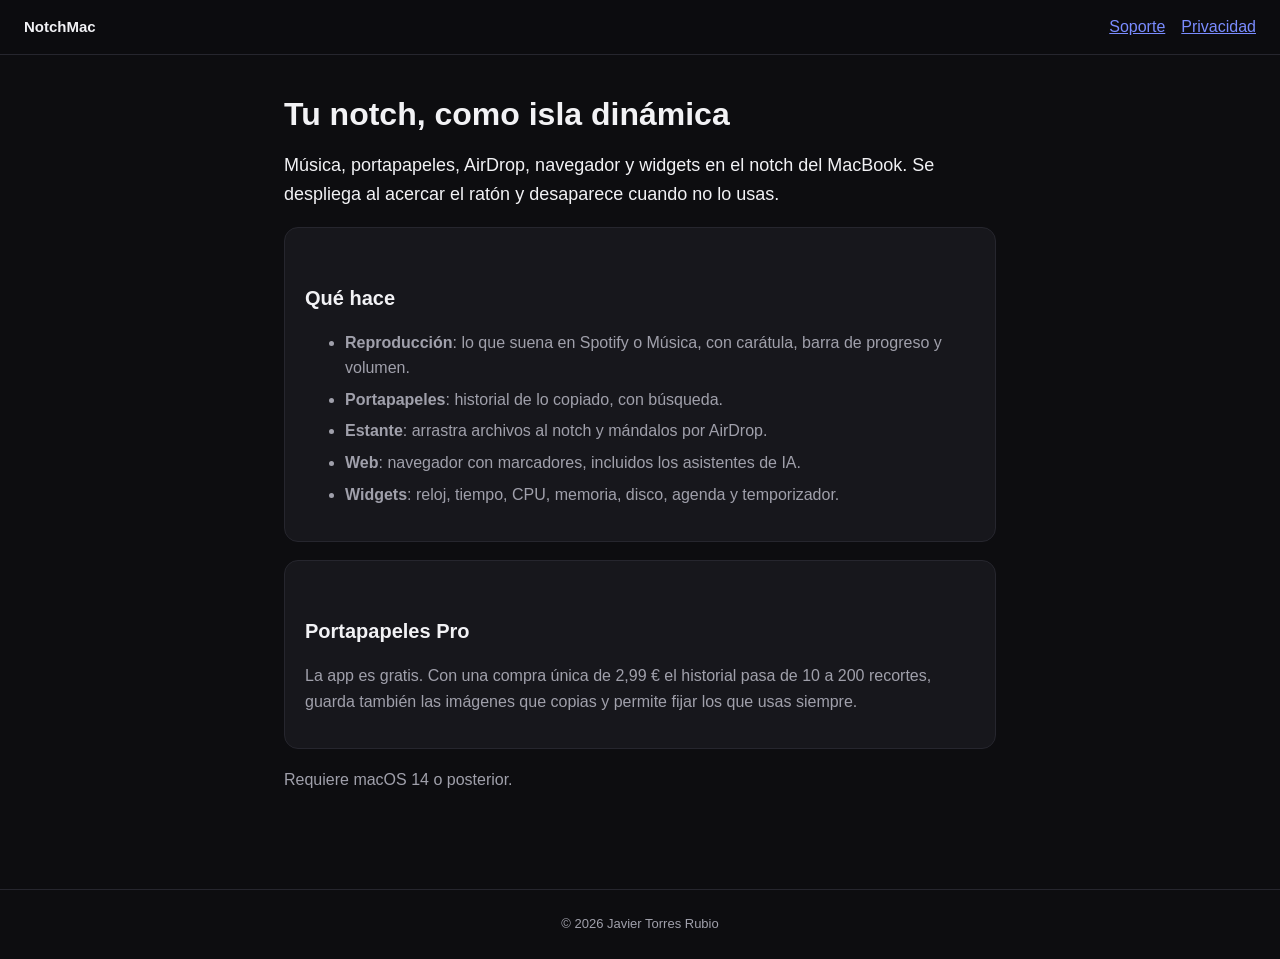
<file: index.html>
<!doctype html>
<html lang="es">
<head>
<meta charset="utf-8">
<meta name="viewport" content="width=device-width, initial-scale=1">
<title>NotchMac — tu notch, como isla dinámica</title>
<link rel="stylesheet" href="style.css">
</head>
<body>
<header>
    <strong>NotchMac</strong>
    <nav>
        <a href="support.html">Soporte</a>
        <a href="privacy.html">Privacidad</a>
    </nav>
</header>
<main>
    <h1>Tu notch, como isla dinámica</h1>
    <p class="lead">Música, portapapeles, AirDrop, navegador y widgets en el notch del MacBook.
    Se despliega al acercar el ratón y desaparece cuando no lo usas.</p>

    <div class="card">
        <h2>Qué hace</h2>
        <ul>
            <li><strong>Reproducción</strong>: lo que suena en Spotify o Música, con carátula, barra de progreso y volumen.</li>
            <li><strong>Portapapeles</strong>: historial de lo copiado, con búsqueda.</li>
            <li><strong>Estante</strong>: arrastra archivos al notch y mándalos por AirDrop.</li>
            <li><strong>Web</strong>: navegador con marcadores, incluidos los asistentes de IA.</li>
            <li><strong>Widgets</strong>: reloj, tiempo, CPU, memoria, disco, agenda y temporizador.</li>
        </ul>
    </div>

    <div class="card">
        <h2>Portapapeles Pro</h2>
        <p>La app es gratis. Con una compra única de 2,99 € el historial pasa de 10 a 200 recortes,
        guarda también las imágenes que copias y permite fijar los que usas siempre.</p>
    </div>

    <p>Requiere macOS 14 o posterior.</p>
</main>
<footer>© 2026 Javier Torres Rubio</footer>
</body>
</html>
</file>
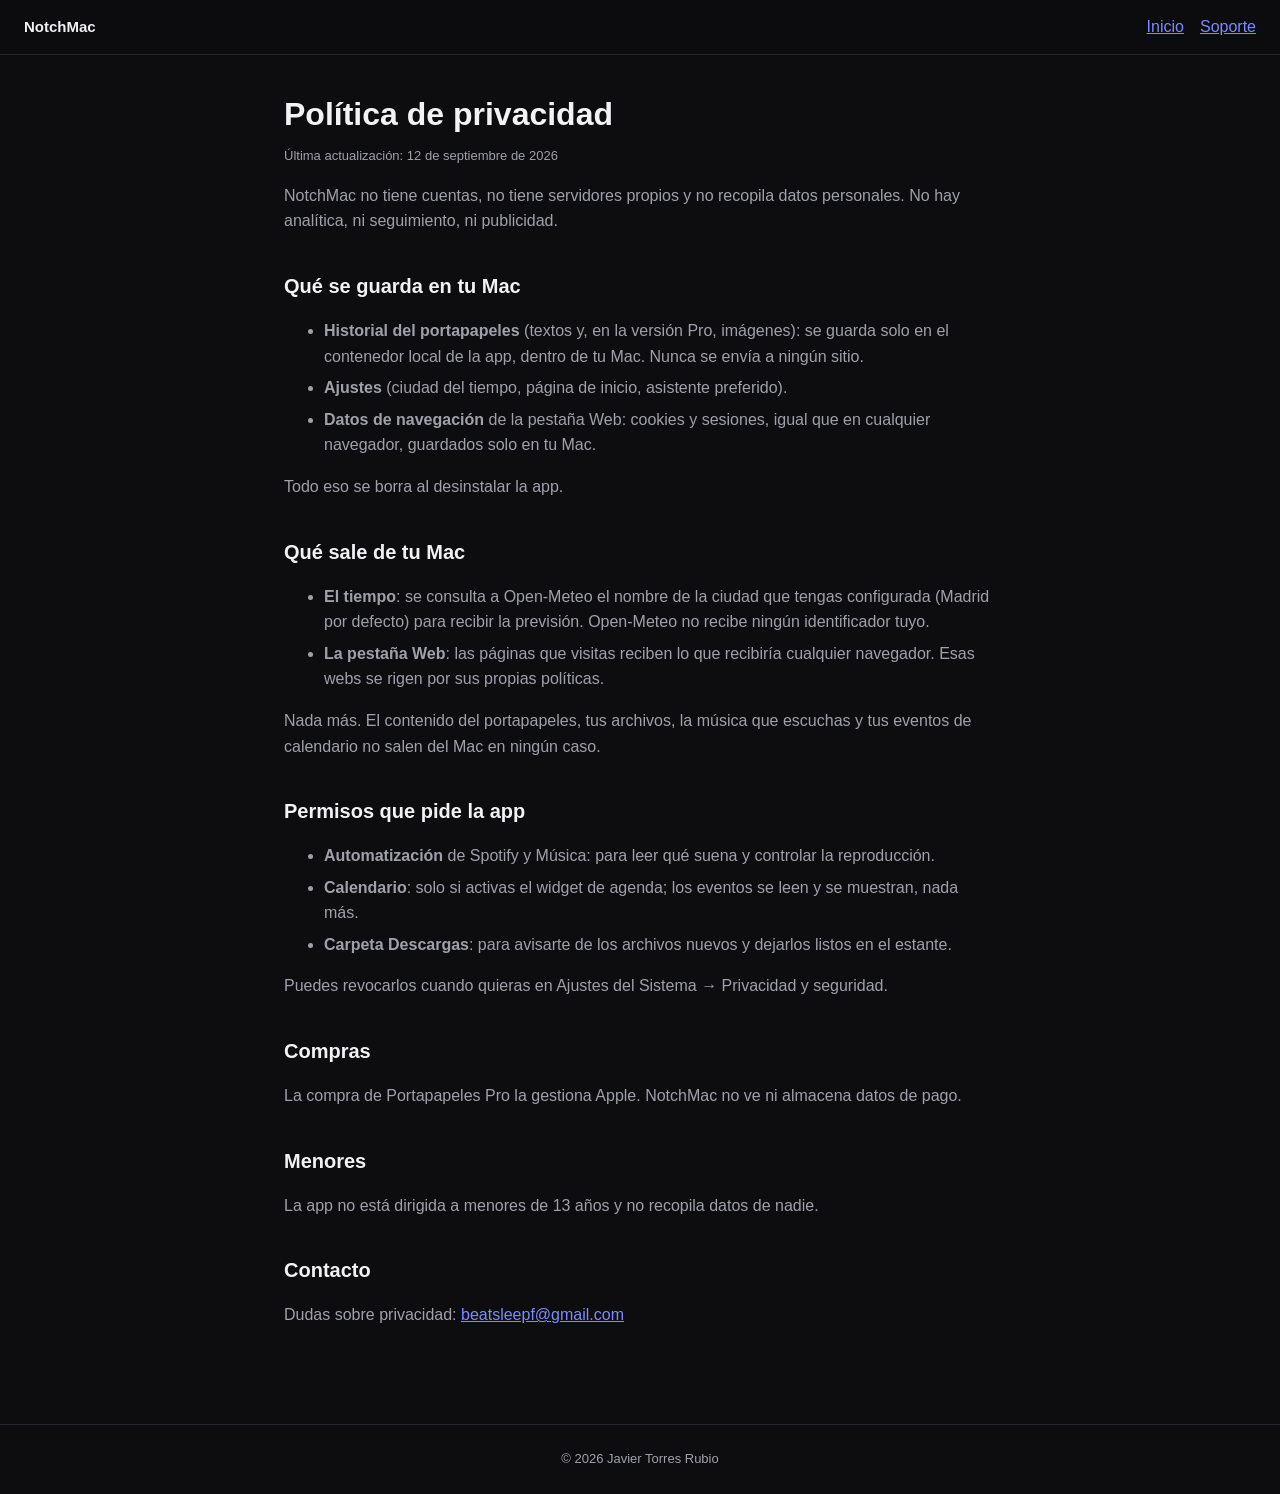
<file: privacy.html>
<!doctype html>
<html lang="es">
<head>
<meta charset="utf-8">
<meta name="viewport" content="width=device-width, initial-scale=1">
<title>Política de privacidad — NotchMac</title>
<link rel="stylesheet" href="style.css">
</head>
<body>
<header>
    <strong>NotchMac</strong>
    <nav>
        <a href="index.html">Inicio</a>
        <a href="support.html">Soporte</a>
    </nav>
</header>
<main>
    <h1>Política de privacidad</h1>
    <p class="updated">Última actualización: 12 de septiembre de 2026</p>

    <p>NotchMac no tiene cuentas, no tiene servidores propios y no recopila datos personales.
    No hay analítica, ni seguimiento, ni publicidad.</p>

    <h2>Qué se guarda en tu Mac</h2>
    <ul>
        <li><strong>Historial del portapapeles</strong> (textos y, en la versión Pro, imágenes):
        se guarda solo en el contenedor local de la app, dentro de tu Mac. Nunca se envía a ningún sitio.</li>
        <li><strong>Ajustes</strong> (ciudad del tiempo, página de inicio, asistente preferido).</li>
        <li><strong>Datos de navegación</strong> de la pestaña Web: cookies y sesiones, igual que en cualquier navegador,
        guardados solo en tu Mac.</li>
    </ul>
    <p>Todo eso se borra al desinstalar la app.</p>

    <h2>Qué sale de tu Mac</h2>
    <ul>
        <li><strong>El tiempo</strong>: se consulta a Open-Meteo el nombre de la ciudad que tengas configurada
        (Madrid por defecto) para recibir la previsión. Open-Meteo no recibe ningún identificador tuyo.</li>
        <li><strong>La pestaña Web</strong>: las páginas que visitas reciben lo que recibiría cualquier navegador.
        Esas webs se rigen por sus propias políticas.</li>
    </ul>
    <p>Nada más. El contenido del portapapeles, tus archivos, la música que escuchas y tus eventos
    de calendario no salen del Mac en ningún caso.</p>

    <h2>Permisos que pide la app</h2>
    <ul>
        <li><strong>Automatización</strong> de Spotify y Música: para leer qué suena y controlar la reproducción.</li>
        <li><strong>Calendario</strong>: solo si activas el widget de agenda; los eventos se leen y se muestran, nada más.</li>
        <li><strong>Carpeta Descargas</strong>: para avisarte de los archivos nuevos y dejarlos listos en el estante.</li>
    </ul>
    <p>Puedes revocarlos cuando quieras en Ajustes del Sistema → Privacidad y seguridad.</p>

    <h2>Compras</h2>
    <p>La compra de Portapapeles Pro la gestiona Apple. NotchMac no ve ni almacena datos de pago.</p>

    <h2>Menores</h2>
    <p>La app no está dirigida a menores de 13 años y no recopila datos de nadie.</p>

    <h2>Contacto</h2>
    <p>Dudas sobre privacidad: <a href="mailto:beatsleepf@gmail.com">beatsleepf@gmail.com</a></p>
</main>
<footer>© 2026 Javier Torres Rubio</footer>
</body>
</html>
</file>
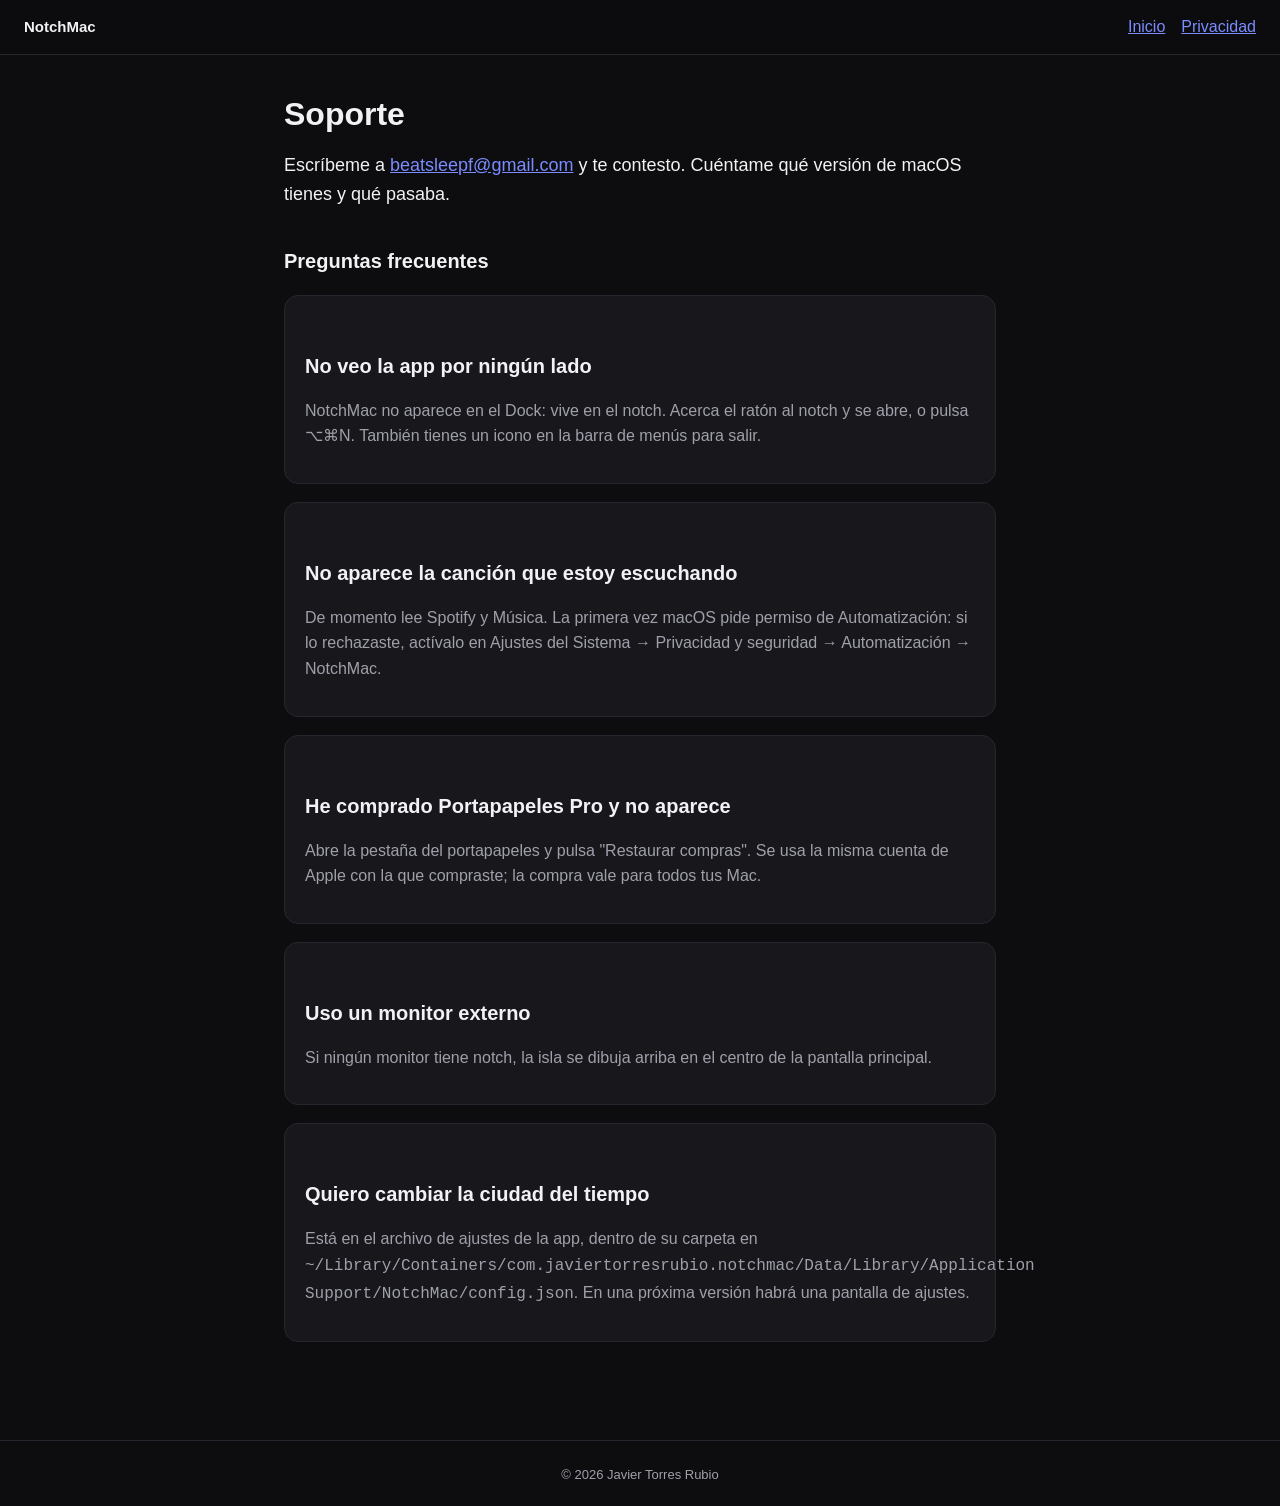
<file: support.html>
<!doctype html>
<html lang="es">
<head>
<meta charset="utf-8">
<meta name="viewport" content="width=device-width, initial-scale=1">
<title>Soporte — NotchMac</title>
<link rel="stylesheet" href="style.css">
</head>
<body>
<header>
    <strong>NotchMac</strong>
    <nav>
        <a href="index.html">Inicio</a>
        <a href="privacy.html">Privacidad</a>
    </nav>
</header>
<main>
    <h1>Soporte</h1>
    <p class="lead">Escríbeme a <a href="mailto:beatsleepf@gmail.com">beatsleepf@gmail.com</a>
    y te contesto. Cuéntame qué versión de macOS tienes y qué pasaba.</p>

    <h2>Preguntas frecuentes</h2>

    <div class="card">
        <h2>No veo la app por ningún lado</h2>
        <p>NotchMac no aparece en el Dock: vive en el notch. Acerca el ratón al notch y se abre,
        o pulsa ⌥⌘N. También tienes un icono en la barra de menús para salir.</p>
    </div>

    <div class="card">
        <h2>No aparece la canción que estoy escuchando</h2>
        <p>De momento lee Spotify y Música. La primera vez macOS pide permiso de Automatización:
        si lo rechazaste, actívalo en Ajustes del Sistema → Privacidad y seguridad → Automatización → NotchMac.</p>
    </div>

    <div class="card">
        <h2>He comprado Portapapeles Pro y no aparece</h2>
        <p>Abre la pestaña del portapapeles y pulsa "Restaurar compras". Se usa la misma cuenta de Apple
        con la que compraste; la compra vale para todos tus Mac.</p>
    </div>

    <div class="card">
        <h2>Uso un monitor externo</h2>
        <p>Si ningún monitor tiene notch, la isla se dibuja arriba en el centro de la pantalla principal.</p>
    </div>

    <div class="card">
        <h2>Quiero cambiar la ciudad del tiempo</h2>
        <p>Está en el archivo de ajustes de la app, dentro de su carpeta en
        <code>~/Library/Containers/com.javiertorresrubio.notchmac/Data/Library/Application Support/NotchMac/config.json</code>.
        En una próxima versión habrá una pantalla de ajustes.</p>
    </div>
</main>
<footer>© 2026 Javier Torres Rubio</footer>
</body>
</html>
</file>
<file: style.css>
:root {
    --bg: #0d0d10;
    --card: #17171c;
    --text: #f2f2f5;
    --muted: #a0a0ab;
    --accent: #7a8cff;
    --line: #26262e;
}
* { box-sizing: border-box; }
body {
    margin: 0;
    background: var(--bg);
    color: var(--text);
    font: 16px/1.6 -apple-system, BlinkMacSystemFont, "Segoe UI", Helvetica, Arial, sans-serif;
}
header {
    position: sticky;
    top: 0;
    /* Sin backdrop-filter: crea un backdrop root y oscurece toda la página. */
    background: rgba(13, 13, 16, 0.95);
    border-bottom: 1px solid var(--line);
    padding: 14px 24px;
    display: flex;
    gap: 18px;
    align-items: center;
}
header strong { font-size: 15px; }
header nav { margin-left: auto; display: flex; gap: 16px; }
a { color: var(--accent); }
main { max-width: 760px; margin: 0 auto; padding: 40px 24px 80px; }
h1 { font-size: 32px; line-height: 1.2; margin: 0 0 8px; }
h2 { font-size: 20px; margin: 36px 0 10px; }
p, li { color: var(--muted); }
li { margin-bottom: 6px; }
.lead { font-size: 18px; color: var(--text); }
.card {
    background: var(--card);
    border: 1px solid var(--line);
    border-radius: 14px;
    padding: 18px 20px;
    margin: 18px 0;
}
.updated { font-size: 13px; color: var(--muted); }
footer { border-top: 1px solid var(--line); padding: 24px; text-align: center; color: var(--muted); font-size: 13px; }
</file>
